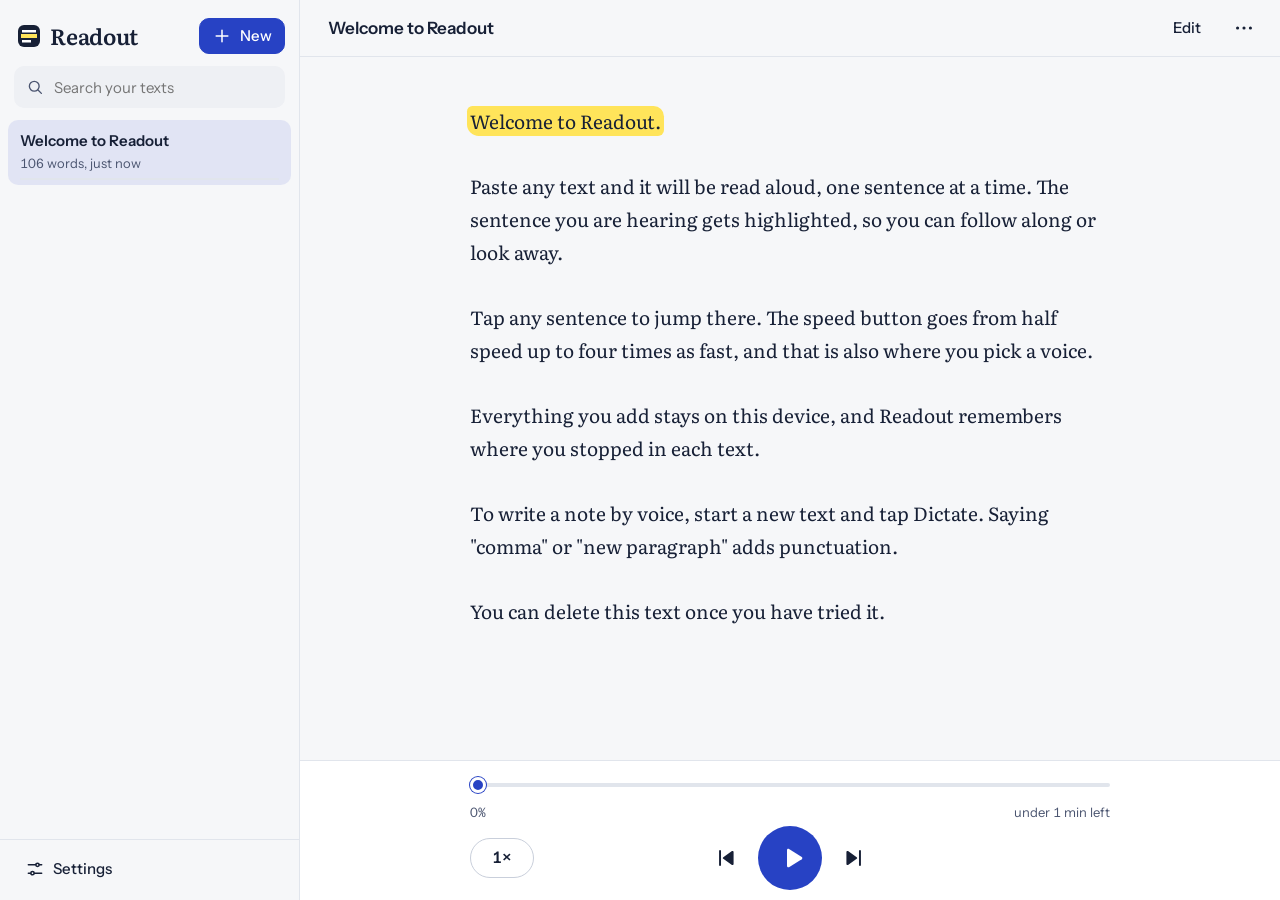
<file: index.html>
<!doctype html>
<html lang="en" data-theme="system" data-size="m">
<head>
  <meta charset="utf-8">
  <meta name="viewport" content="width=device-width, initial-scale=1, viewport-fit=cover, interactive-widget=resizes-content">
  <title>Readout</title>
  <meta name="description" content="Paste text or open a file and hear it read aloud, even with the screen off. Dictate notes by voice.">
  <meta name="theme-color" content="#F6F7F9" id="themeColor">
  <meta name="color-scheme" content="light dark">
  <link rel="manifest" href="manifest.webmanifest">
  <link rel="icon" href="icons/icon.svg" type="image/svg+xml">
  <link rel="apple-touch-icon" href="icons/apple-touch-icon.png">
  <link rel="preconnect" href="https://fonts.googleapis.com">
  <link rel="preconnect" href="https://fonts.gstatic.com" crossorigin>
  <link rel="stylesheet" href="https://fonts.googleapis.com/css2?family=Instrument+Sans:wght@400;500;600&family=Literata:wght@400;500;600&display=swap">
  <link rel="stylesheet" href="styles.css?v=5">
  <script src="core.js?v=5" defer></script>
  <script src="app.js?v=5" defer></script>
</head>
<body>
  <svg xmlns="http://www.w3.org/2000/svg" width="0" height="0" style="position:absolute" aria-hidden="true" focusable="false">
    <symbol id="i-menu" viewBox="0 0 24 24"><path d="M4 7h16M4 12h16M4 17h10"/></symbol>
    <symbol id="i-more" viewBox="0 0 24 24"><circle cx="5" cy="12" r="1.7" class="fill"/><circle cx="12" cy="12" r="1.7" class="fill"/><circle cx="19" cy="12" r="1.7" class="fill"/></symbol>
    <symbol id="i-play" viewBox="0 0 24 24"><path class="fill" d="M8 5.6v12.8c0 .8.9 1.3 1.6.9l10.2-6.4c.6-.4.6-1.3 0-1.7L9.6 4.7C8.9 4.3 8 4.8 8 5.6z"/></symbol>
    <symbol id="i-pause" viewBox="0 0 24 24"><rect class="fill" x="6.5" y="5" width="4" height="14" rx="1.2"/><rect class="fill" x="13.5" y="5" width="4" height="14" rx="1.2"/></symbol>
    <symbol id="i-prev" viewBox="0 0 24 24"><path d="M6.5 5.5v13"/><path class="fill" d="M19 6.4v11.2c0 .8-.9 1.2-1.5.8l-8-5.6c-.6-.4-.6-1.2 0-1.6l8-5.6c.6-.4 1.5 0 1.5.8z"/></symbol>
    <symbol id="i-next" viewBox="0 0 24 24"><path d="M17.5 5.5v13"/><path class="fill" d="M5 6.4v11.2c0 .8.9 1.2 1.5.8l8-5.6c.6-.4.6-1.2 0-1.6l-8-5.6C5.9 5.2 5 5.6 5 6.4z"/></symbol>
    <symbol id="i-mic" viewBox="0 0 24 24"><rect x="9" y="3" width="6" height="11" rx="3"/><path d="M5.5 11a6.5 6.5 0 0 0 13 0M12 17.5V21M8.5 21h7"/></symbol>
    <symbol id="i-stop" viewBox="0 0 24 24"><rect class="fill" x="6.5" y="6.5" width="11" height="11" rx="2"/></symbol>
    <symbol id="i-plus" viewBox="0 0 24 24"><path d="M12 5v14M5 12h14"/></symbol>
    <symbol id="i-search" viewBox="0 0 24 24"><circle cx="11" cy="11" r="6.5"/><path d="M16 16l4.5 4.5"/></symbol>
    <symbol id="i-close" viewBox="0 0 24 24"><path d="M6 6l12 12M18 6L6 18"/></symbol>
    <symbol id="i-sliders" viewBox="0 0 24 24"><path d="M4 7h9M17 7h3M4 17h3M11 17h9"/><circle cx="15" cy="7" r="2"/><circle cx="9" cy="17" r="2"/></symbol>
    <symbol id="i-copy" viewBox="0 0 24 24"><rect x="8.5" y="8.5" width="11.5" height="11.5" rx="2"/><path d="M15.5 8.5V6a2 2 0 0 0-2-2H6a2 2 0 0 0-2 2v7.5a2 2 0 0 0 2 2h2.5"/></symbol>
    <symbol id="i-share" viewBox="0 0 24 24"><path d="M12 3.5v11M7.5 8L12 3.5 16.5 8M5 12.5V18a2 2 0 0 0 2 2h10a2 2 0 0 0 2-2v-5.5"/></symbol>
    <symbol id="i-download" viewBox="0 0 24 24"><path d="M12 4v11M7.5 10.5L12 15l4.5-4.5M5 19.5h14"/></symbol>
    <symbol id="i-trash" viewBox="0 0 24 24"><path d="M4 7h16M9.5 7V5a1 1 0 0 1 1-1h3a1 1 0 0 1 1 1v2M6.5 7l.9 12a2 2 0 0 0 2 1.8h5.2a2 2 0 0 0 2-1.8l.9-12"/></symbol>
    <symbol id="i-pin" viewBox="0 0 24 24"><path d="M9 4h6l-1 5.5 3 2.5v2H7v-2l3-2.5L9 4zM12 14v6"/></symbol>
    <symbol id="i-file" viewBox="0 0 24 24"><path d="M7 3h7l5 5v11a2 2 0 0 1-2 2H7a2 2 0 0 1-2-2V5a2 2 0 0 1 2-2zM14 3v5h5"/></symbol>
    <symbol id="i-paste" viewBox="0 0 24 24"><rect x="8.5" y="3.5" width="7" height="4" rx="1"/><path d="M8.5 5.5H7a2 2 0 0 0-2 2V19a2 2 0 0 0 2 2h10a2 2 0 0 0 2-2V7.5a2 2 0 0 0-2-2h-1.5"/></symbol>
    <symbol id="i-wrap" viewBox="0 0 24 24"><path d="M4 6h16M4 12h13a3 3 0 0 1 0 6h-4M15 16l-2 2 2 2M4 18h5"/></symbol>
    <symbol id="i-restart" viewBox="0 0 24 24"><path d="M4.5 12a7.5 7.5 0 1 0 2.2-5.3M4.5 4v4.5H9"/></symbol>
    <symbol id="i-locate" viewBox="0 0 24 24"><circle cx="12" cy="12" r="3.5"/><path d="M12 2.5v3M12 18.5v3M2.5 12h3M18.5 12h3"/></symbol>
    <symbol id="i-sync" viewBox="0 0 24 24"><path d="M19.5 12a7.5 7.5 0 0 1-13 5.1M4.5 12a7.5 7.5 0 0 1 13-5.1M17.5 3.5v3.6h-3.6M6.5 20.5v-3.6h3.6"/></symbol>
    <symbol id="i-voice" viewBox="0 0 24 24"><path d="M4 9.5v5h3.5L12 19V5L7.5 9.5H4zM15.5 9a4 4 0 0 1 0 6M18 6.5a7.5 7.5 0 0 1 0 11"/></symbol>
    <symbol id="i-list" viewBox="0 0 24 24"><path d="M9 6.5h11M9 12h11M9 17.5h11"/><circle class="fill" cx="4.75" cy="6.5" r="1.25"/><circle class="fill" cx="4.75" cy="12" r="1.25"/><circle class="fill" cx="4.75" cy="17.5" r="1.25"/></symbol>
    <symbol id="i-moon" viewBox="0 0 24 24"><path d="M19.5 14.5A8 8 0 0 1 9.5 4.5a8 8 0 1 0 10 10z"/></symbol>
    <symbol id="i-wave" viewBox="0 0 24 24"><path d="M4 10v4M8 7v10M12 4v16M16 8v8M20 10.5v3"/></symbol>
  </svg>

  <div class="app" id="app">
    <aside class="library" id="library" aria-label="Your texts">
      <div class="library-head">
        <span class="wordmark" aria-hidden="true"><span class="wordmark-mark"></span>Readout</span>
        <button class="btn btn-primary btn-sm" id="newBtn" type="button"><svg class="ic"><use href="#i-plus"/></svg>New</button>
      </div>
      <label class="search">
        <svg class="ic"><use href="#i-search"/></svg>
        <input id="search" type="search" placeholder="Search your texts" aria-label="Search your texts" autocomplete="off">
      </label>
      <ul class="doc-list" id="docList"></ul>
      <p class="doc-empty" id="docEmpty" hidden></p>
      <div class="library-foot">
        <button class="btn btn-quiet" id="installBtn" type="button" hidden><svg class="ic"><use href="#i-download"/></svg>Install app</button>
        <button class="btn btn-quiet" id="settingsBtn" type="button"><svg class="ic"><use href="#i-sliders"/></svg>Settings</button>
      </div>
    </aside>
    <div class="scrim" id="scrim" hidden></div>

    <main class="main" id="main">
      <header class="topbar">
        <button class="icon-btn menu-btn" id="menuBtn" type="button" aria-label="Your texts" aria-controls="library" aria-expanded="false"><svg class="ic"><use href="#i-menu"/></svg></button>
        <input class="doc-title" id="docTitle" aria-label="Title" spellcheck="false" autocomplete="off" maxlength="120">
        <button class="btn btn-quiet mode-btn" id="modeBtn" type="button">Edit</button>
        <button class="icon-btn" id="moreBtn" type="button" aria-label="More actions" aria-haspopup="dialog"><svg class="ic"><use href="#i-more"/></svg></button>
      </header>

      <section class="stage" id="stage">
        <div class="welcome" id="welcome" hidden>
          <h1 class="welcome-title">Paste anything and hear it read aloud.</h1>
          <div class="welcome-actions">
            <button class="btn btn-primary btn-lg" id="pastePlayBtn" type="button"><svg class="ic"><use href="#i-play"/></svg>Paste and play</button>
            <button class="btn btn-lg" id="welcomeOpenBtn" type="button"><svg class="ic"><use href="#i-file"/></svg>Open a PDF, photo, or file</button>
            <button class="btn btn-lg" id="welcomeNoteBtn" type="button"><svg class="ic"><use href="#i-mic"/></svg>Write or dictate a note</button>
          </div>
          <p class="welcome-note">Texts are saved in this browser on this device.</p>
        </div>
        <article class="reader" id="reader" aria-label="Text"></article>
        <div class="editor-wrap" id="editorWrap" hidden>
          <textarea class="editor" id="editor" aria-label="Text" placeholder="Paste or type here, or tap Dictate and talk." spellcheck="true" autocapitalize="sentences"></textarea>
        </div>
      </section>

      <div class="dictation" id="dictation" hidden>
        <span class="rec-dot" aria-hidden="true"></span>
        <span class="dictation-text" role="status" aria-live="polite"><span class="dictation-label" id="dictLabel">Listening</span> <span class="dictation-interim" id="dictInterim"></span></span>
        <button class="btn btn-sm" id="dictStopBtn" type="button"><svg class="ic"><use href="#i-stop"/></svg>Stop</button>
      </div>

      <footer class="dock" id="dock">
        <div class="player" id="player">
          <input class="scrub" id="scrub" type="range" min="0" max="0" value="0" step="1" aria-label="Position in text">
          <div class="player-meta"><span id="progressPct">0%</span><span class="player-status" id="playerStatus"></span><span id="timeLeft"></span></div>
          <div class="transport">
            <button class="speed-btn" id="speedBtn" type="button" aria-haspopup="dialog" aria-label="Speed, voice and sleep timer"><span id="speedLabel">1×</span></button>
            <button class="icon-btn icon-btn-lg" id="prevBtn" type="button" aria-label="Previous sentence"><svg class="ic"><use href="#i-prev"/></svg></button>
            <button class="play-btn" id="playBtn" type="button" aria-label="Play"><svg class="ic"><use href="#i-play" id="playIcon"/></svg></button>
            <button class="icon-btn icon-btn-lg" id="nextBtn" type="button" aria-label="Next sentence"><svg class="ic"><use href="#i-next"/></svg></button>
            <button class="icon-btn locate-btn" id="locateBtn" type="button" aria-label="Show the sentence being read" hidden><svg class="ic"><use href="#i-locate"/></svg></button>
          </div>
        </div>
        <div class="edit-tools" id="editTools" hidden>
          <button class="btn" id="pasteBtn" type="button"><svg class="ic"><use href="#i-paste"/></svg>Paste</button>
          <button class="btn" id="openBtn" type="button"><svg class="ic"><use href="#i-file"/></svg>Open file</button>
          <button class="btn btn-primary" id="dictateBtn" type="button" aria-pressed="false"><svg class="ic"><use href="#i-mic"/></svg>Dictate</button>
        </div>
      </footer>
    </main>
  </div>

  <!-- One element for the whole session: audio that keeps playing with the screen off. -->
  <audio id="audio" preload="auto"></audio>
  <audio id="previewAudio" preload="auto"></audio>

  <input type="file" id="fileInput" accept=".pdf,.docx,.odt,.odp,.pptx,.epub,.rtf,.html,.htm,.mhtml,.md,.markdown,.txt,.text,application/pdf,image/*,text/plain,text/markdown,text/html,application/rtf,application/epub+zip,application/vnd.openxmlformats-officedocument.wordprocessingml.document,application/vnd.openxmlformats-officedocument.presentationml.presentation,application/vnd.oasis.opendocument.text,application/vnd.oasis.opendocument.presentation" multiple hidden>
  <input type="file" id="backupInput" accept=".json,application/json" hidden>

  <dialog class="sheet" id="speedSheet" aria-labelledby="speedSheetTitle">
    <div class="sheet-head">
      <h2 class="sheet-title" id="speedSheetTitle">Speed and voice</h2>
      <button class="icon-btn" type="button" data-close aria-label="Close"><svg class="ic"><use href="#i-close"/></svg></button>
    </div>
    <div class="rate">
      <button class="icon-btn rate-step" id="slowerBtn" type="button" aria-label="Slower"><span class="rate-sign" aria-hidden="true">−</span></button>
      <output class="rate-readout" id="rateReadout" for="rateSlider">1.00×</output>
      <button class="icon-btn rate-step" id="fasterBtn" type="button" aria-label="Faster"><span class="rate-sign" aria-hidden="true">+</span></button>
    </div>
    <input class="dial" id="rateSlider" type="range" min="0.5" max="4" step="0.05" value="1" aria-label="Speed">
    <div class="dial-scale" id="dialScale" aria-hidden="true"></div>
    <div class="chips" id="rateChips" role="group" aria-label="Speed presets"></div>

    <div class="field">
      <span class="field-label" id="vmodeLabel">Voice</span>
      <div class="segmented" role="radiogroup" aria-labelledby="vmodeLabel" id="vmodeGroup">
        <label><input type="radio" name="vmode" value="natural"><span>Natural</span></label>
        <label><input type="radio" name="vmode" value="standard"><span>Standard</span></label>
        <label><input type="radio" name="vmode" value="device"><span>Device</span></label>
      </div>
    </div>
    <div class="field">
      <span class="field-label" id="accentLabel">Accent</span>
      <div class="segmented" role="radiogroup" aria-labelledby="accentLabel" id="accentGroup">
        <label><input type="radio" name="accent" value="en-US"><span>American</span></label>
        <label><input type="radio" name="accent" value="en-GB"><span>British</span></label>
      </div>
    </div>
    <div class="field">
      <label class="field-label" for="kitVoiceSelect" id="speakerLabel">Speaker</label>
      <div class="field-row">
        <select id="kitVoiceSelect" class="select" aria-labelledby="speakerLabel"></select>
        <select id="voiceSelect" class="select" aria-labelledby="speakerLabel" hidden></select>
        <button class="btn" id="previewBtn" type="button"><svg class="ic"><use href="#i-voice"/></svg>Preview</button>
      </div>
      <div class="voice-status" id="voiceStatus">
        <p class="field-hint" id="voiceHint"></p>
        <div class="bar" id="voiceBar" hidden><span id="voiceBarFill"></span></div>
        <div class="field-row" id="voiceActions">
          <button class="btn btn-primary btn-sm" id="voiceGetBtn" type="button" hidden><svg class="ic"><use href="#i-download"/></svg><span id="voiceGetLabel">Download</span></button>
          <button class="btn btn-sm" id="voiceStopBtn" type="button" hidden>Stop download</button>
          <button class="btn btn-quiet btn-sm" id="voiceRetryBtn" type="button" hidden>Check again</button>
        </div>
      </div>
    </div>
    <div class="field" id="pitchField">
      <label class="field-label" for="pitchSlider">Pitch <span class="field-value" id="pitchValue">Normal</span></label>
      <input class="dial dial-thin" id="pitchSlider" type="range" min="0.5" max="1.5" step="0.05" value="1">
    </div>

    <div class="field">
      <span class="field-label" id="sleepLabel">Sleep timer <span class="field-value" id="sleepValue">Off</span></span>
      <div class="chips chips-tight" id="sleepChips" role="group" aria-labelledby="sleepLabel">
        <button class="chip" type="button" data-sleep="0">Off</button>
        <button class="chip" type="button" data-sleep="15">15 min</button>
        <button class="chip" type="button" data-sleep="30">30 min</button>
        <button class="chip" type="button" data-sleep="45">45 min</button>
        <button class="chip" type="button" data-sleep="60">60 min</button>
        <button class="chip" type="button" data-sleep="end">End of text</button>
      </div>
    </div>
  </dialog>

  <dialog class="sheet" id="moreSheet" aria-label="More actions">
    <div class="sheet-head">
      <h2 class="sheet-title" id="moreTitle">This text</h2>
      <button class="icon-btn" type="button" data-close aria-label="Close"><svg class="ic"><use href="#i-close"/></svg></button>
    </div>
    <div class="menu">
      <button class="menu-item" type="button" data-act="chapters"><svg class="ic"><use href="#i-list"/></svg>Headings and chapters</button>
      <button class="menu-item" type="button" data-act="copy"><svg class="ic"><use href="#i-copy"/></svg>Copy text</button>
      <button class="menu-item" type="button" data-act="share"><svg class="ic"><use href="#i-share"/></svg>Share</button>
      <button class="menu-item" type="button" data-act="txt"><svg class="ic"><use href="#i-download"/></svg>Download as .txt</button>
      <button class="menu-item" type="button" data-act="md"><svg class="ic"><use href="#i-download"/></svg>Download as .md</button>
      <button class="menu-item" type="button" data-act="audio"><svg class="ic"><use href="#i-wave"/></svg>Save audio</button>
      <button class="menu-item" type="button" data-act="reflow"><svg class="ic"><use href="#i-wrap"/></svg>Clean up line breaks</button>
      <button class="menu-item" type="button" data-act="restart"><svg class="ic"><use href="#i-restart"/></svg>Start over from the top</button>
      <button class="menu-item" type="button" data-act="pin"><svg class="ic"><use href="#i-pin"/></svg><span id="pinLabel">Pin to top</span></button>
      <button class="menu-item menu-item-danger" type="button" data-act="delete"><svg class="ic"><use href="#i-trash"/></svg>Delete</button>
    </div>
  </dialog>

  <dialog class="sheet" id="chaptersSheet" aria-labelledby="chaptersTitle">
    <div class="sheet-head">
      <h2 class="sheet-title" id="chaptersTitle">Headings and chapters</h2>
      <button class="icon-btn" type="button" data-close aria-label="Close"><svg class="ic"><use href="#i-close"/></svg></button>
    </div>
    <div class="menu toc" id="chaptersList"></div>
    <p class="group-desc" id="chaptersEmpty" hidden>This text has no headings to jump to.</p>
  </dialog>

  <dialog class="sheet sheet-tall" id="settingsSheet" aria-labelledby="settingsTitle">
    <div class="sheet-head">
      <h2 class="sheet-title" id="settingsTitle">Settings</h2>
      <button class="icon-btn" type="button" data-close aria-label="Close"><svg class="ic"><use href="#i-close"/></svg></button>
    </div>

    <section class="settings-group">
      <h3 class="group-title">Look</h3>
      <div class="field">
        <span class="field-label" id="themeLabel">Theme</span>
        <div class="segmented" role="radiogroup" aria-labelledby="themeLabel" id="themeGroup">
          <label><input type="radio" name="theme" value="system"><span>System</span></label>
          <label><input type="radio" name="theme" value="light"><span>Light</span></label>
          <label><input type="radio" name="theme" value="dark"><span>Dark</span></label>
        </div>
      </div>
      <div class="field">
        <span class="field-label" id="sizeLabel">Text size</span>
        <div class="segmented" role="radiogroup" aria-labelledby="sizeLabel" id="sizeGroup">
          <label><input type="radio" name="size" value="s"><span class="sz sz-s">A</span></label>
          <label><input type="radio" name="size" value="m"><span class="sz sz-m">A</span></label>
          <label><input type="radio" name="size" value="l"><span class="sz sz-l">A</span></label>
          <label><input type="radio" name="size" value="xl"><span class="sz sz-xl">A</span></label>
        </div>
      </div>
    </section>

    <section class="settings-group">
      <h3 class="group-title">Listening</h3>
      <label class="toggle"><span><span class="toggle-title">Follow along</span><span class="toggle-desc">Scroll to the sentence being read.</span></span><input type="checkbox" id="followToggle"><span class="switch" aria-hidden="true"></span></label>
      <label class="toggle"><span><span class="toggle-title">Play next text automatically</span><span class="toggle-desc">When a text ends, go on to the next one in your list.</span></span><input type="checkbox" id="autoNextToggle"><span class="switch" aria-hidden="true"></span></label>
      <label class="toggle"><span><span class="toggle-title">Skip citations</span><span class="toggle-desc">Leave out references like “(Lee et al., 2020)” and “[3]”.</span></span><input type="checkbox" id="citeToggle"><span class="switch" aria-hidden="true"></span></label>
      <label class="toggle"><span><span class="toggle-title">Keep the screen on while reading</span><span class="toggle-desc">For the device voice, which stops when the screen turns off. The natural and standard voices keep reading with the screen off.</span></span><input type="checkbox" id="awakeToggle"><span class="switch" aria-hidden="true"></span></label>
    </section>

    <section class="settings-group">
      <h3 class="group-title">Opening files</h3>
      <label class="toggle"><span><span class="toggle-title">Include footnotes and margin notes</span><span class="toggle-desc">Running heads and page numbers are always left out. Applies to files you open from now on.</span></span><input type="checkbox" id="notesToggle"><span class="switch" aria-hidden="true"></span></label>
    </section>

    <section class="settings-group">
      <h3 class="group-title">Voices on this device</h3>
      <p class="group-desc" id="voicesDesc">Natural and standard voices are downloaded once and kept on this device.</p>
      <ul class="voice-list" id="voiceList"></ul>
    </section>

    <section class="settings-group">
      <h3 class="group-title">Pronunciations</h3>
      <p class="group-desc">Tell Readout how to say a word. With sync on, the list is on all your devices.</p>
      <ul class="lex-list" id="lexList"></ul>
      <div class="lex-add">
        <input class="input" id="lexWord" type="text" autocomplete="off" autocapitalize="off" spellcheck="false" placeholder="Word" aria-label="Word">
        <input class="input" id="lexSay" type="text" autocomplete="off" autocapitalize="off" spellcheck="false" placeholder="Say it as" aria-label="Say it as">
        <button class="btn" id="lexAddBtn" type="button"><svg class="ic"><use href="#i-plus"/></svg>Add</button>
      </div>
      <p class="field-hint" id="lexHint">Write how it sounds, like “Kokoro” as “koh koh roh”.</p>
    </section>

    <section class="settings-group">
      <h3 class="group-title">Dictation</h3>
      <div class="field">
        <label class="field-label" for="dictLang">Language</label>
        <select id="dictLang" class="select"></select>
      </div>
      <label class="toggle"><span><span class="toggle-title">Spoken punctuation</span><span class="toggle-desc">Say “comma”, “period”, “question mark”, or “new paragraph”.</span></span><input type="checkbox" id="punctToggle"><span class="switch" aria-hidden="true"></span></label>
      <label class="toggle" id="localToggleRow" hidden><span><span class="toggle-title">Prefer on-device recognition</span><span class="toggle-desc">Keeps your voice on this device and works offline, once Chrome downloads the language pack.</span></span><input type="checkbox" id="localToggle"><span class="switch" aria-hidden="true"></span></label>
    </section>

    <section class="settings-group">
      <h3 class="group-title">Sync</h3>
      <div id="syncSetup">
        <p class="group-desc">Keep the same texts and notes on your phone and computer. Readout keeps them in a secret gist on your GitHub account.</p>
        <ol class="steps">
          <li><a id="syncTokenLink" href="https://github.com/settings/personal-access-tokens/new" target="_blank" rel="noopener">Create a GitHub token</a>. The form opens filled in: scroll down, tap <b>Generate token</b>, and copy the token.</li>
          <li>Paste it here and tap <b>Connect</b>. On your other devices, paste the <b>sync key</b> from this device instead.</li>
        </ol>
        <div class="field-row">
          <input class="input" id="syncInput" type="password" autocomplete="off" autocapitalize="off" spellcheck="false" placeholder="Token or sync key" aria-label="GitHub token or sync key">
          <button class="btn btn-primary" id="syncConnectBtn" type="button">Connect</button>
        </div>
        <p class="field-hint" id="syncSetupMsg" role="status"></p>
        <div class="sync-confirm" id="syncConfirm" hidden>
          <p class="group-desc">No Readout sync was found on this GitHub account. If sync is already on for another device, paste the sync key from that device instead.</p>
          <div class="field-row">
            <button class="btn btn-primary" id="syncCreateBtn" type="button">Start syncing from this device</button>
            <button class="btn btn-quiet" id="syncCancelBtn" type="button">Cancel</button>
          </div>
        </div>
      </div>
      <div id="syncActive" hidden>
        <p class="group-desc" id="syncStatus" role="status"></p>
        <div class="field-row">
          <button class="btn" id="syncNowBtn" type="button"><svg class="ic"><use href="#i-sync"/></svg>Sync now</button>
          <button class="btn" id="syncKeyBtn" type="button"><svg class="ic"><use href="#i-copy"/></svg>Copy sync key</button>
          <button class="btn btn-primary" id="syncFixBtn" type="button" hidden>Use a new token</button>
        </div>
        <p class="field-hint">To add another device, paste the sync key into Readout there. Keep it private: anyone with it can read and change your synced texts.</p>
        <button class="btn btn-quiet sync-off" id="syncOffBtn" type="button">Turn off sync on this device</button>
      </div>
    </section>

    <section class="settings-group">
      <h3 class="group-title">Backup</h3>
      <p class="group-desc">Your texts live in this browser. Export a backup before clearing browser data or switching phones.</p>
      <div class="field-row">
        <button class="btn" id="exportAllBtn" type="button"><svg class="ic"><use href="#i-download"/></svg>Export all texts</button>
        <button class="btn" id="importBtn" type="button"><svg class="ic"><use href="#i-file"/></svg>Import a backup</button>
      </div>
    </section>

    <p class="about" id="about"></p>
  </dialog>

  <dialog class="sheet" id="ocrSheet" aria-labelledby="ocrTitle">
    <div class="sheet-head">
      <h2 class="sheet-title" id="ocrTitle">Read the text in the pictures?</h2>
      <button class="icon-btn" type="button" data-close aria-label="Close"><svg class="ic"><use href="#i-close"/></svg></button>
    </div>
    <p class="group-desc"><span id="ocrWhat"></span>. Readout can find the words in the pictures, right on this device. The first time, that needs a one-time download of about <span id="ocrSize">7 MB</span>.</p>
    <div class="field-row">
      <button class="btn btn-primary" id="ocrYesBtn" type="button">Read the text</button>
      <button class="btn btn-quiet" type="button" data-close>Cancel</button>
    </div>
  </dialog>

  <dialog class="sheet" id="voiceSheet" aria-labelledby="voiceSheetTitle">
    <div class="sheet-head">
      <h2 class="sheet-title" id="voiceSheetTitle">Download a voice?</h2>
      <button class="icon-btn" type="button" data-close aria-label="Close"><svg class="ic"><use href="#i-close"/></svg></button>
    </div>
    <p class="group-desc" id="voiceSheetWhat"></p>
    <dl class="facts">
      <div><dt>Download</dt><dd id="voiceSheetSize"></dd></div>
      <div><dt>Connection</dt><dd id="voiceSheetNet"></dd></div>
      <div><dt>Free space</dt><dd id="voiceSheetSpace"></dd></div>
    </dl>
    <p class="field-hint" id="voiceSheetNote"></p>
    <div class="field-row">
      <button class="btn btn-primary" id="voiceSheetYes" type="button"><svg class="ic"><use href="#i-download"/></svg>Download</button>
      <button class="btn btn-quiet" type="button" data-close>Not now</button>
    </div>
  </dialog>

  <div class="toast" id="toast" hidden>
    <span class="toast-msg" id="toastMsg" role="status" aria-live="polite"></span>
    <button class="toast-action" id="toastAction" type="button" hidden></button>
  </div>
</body>
</html>
</file>
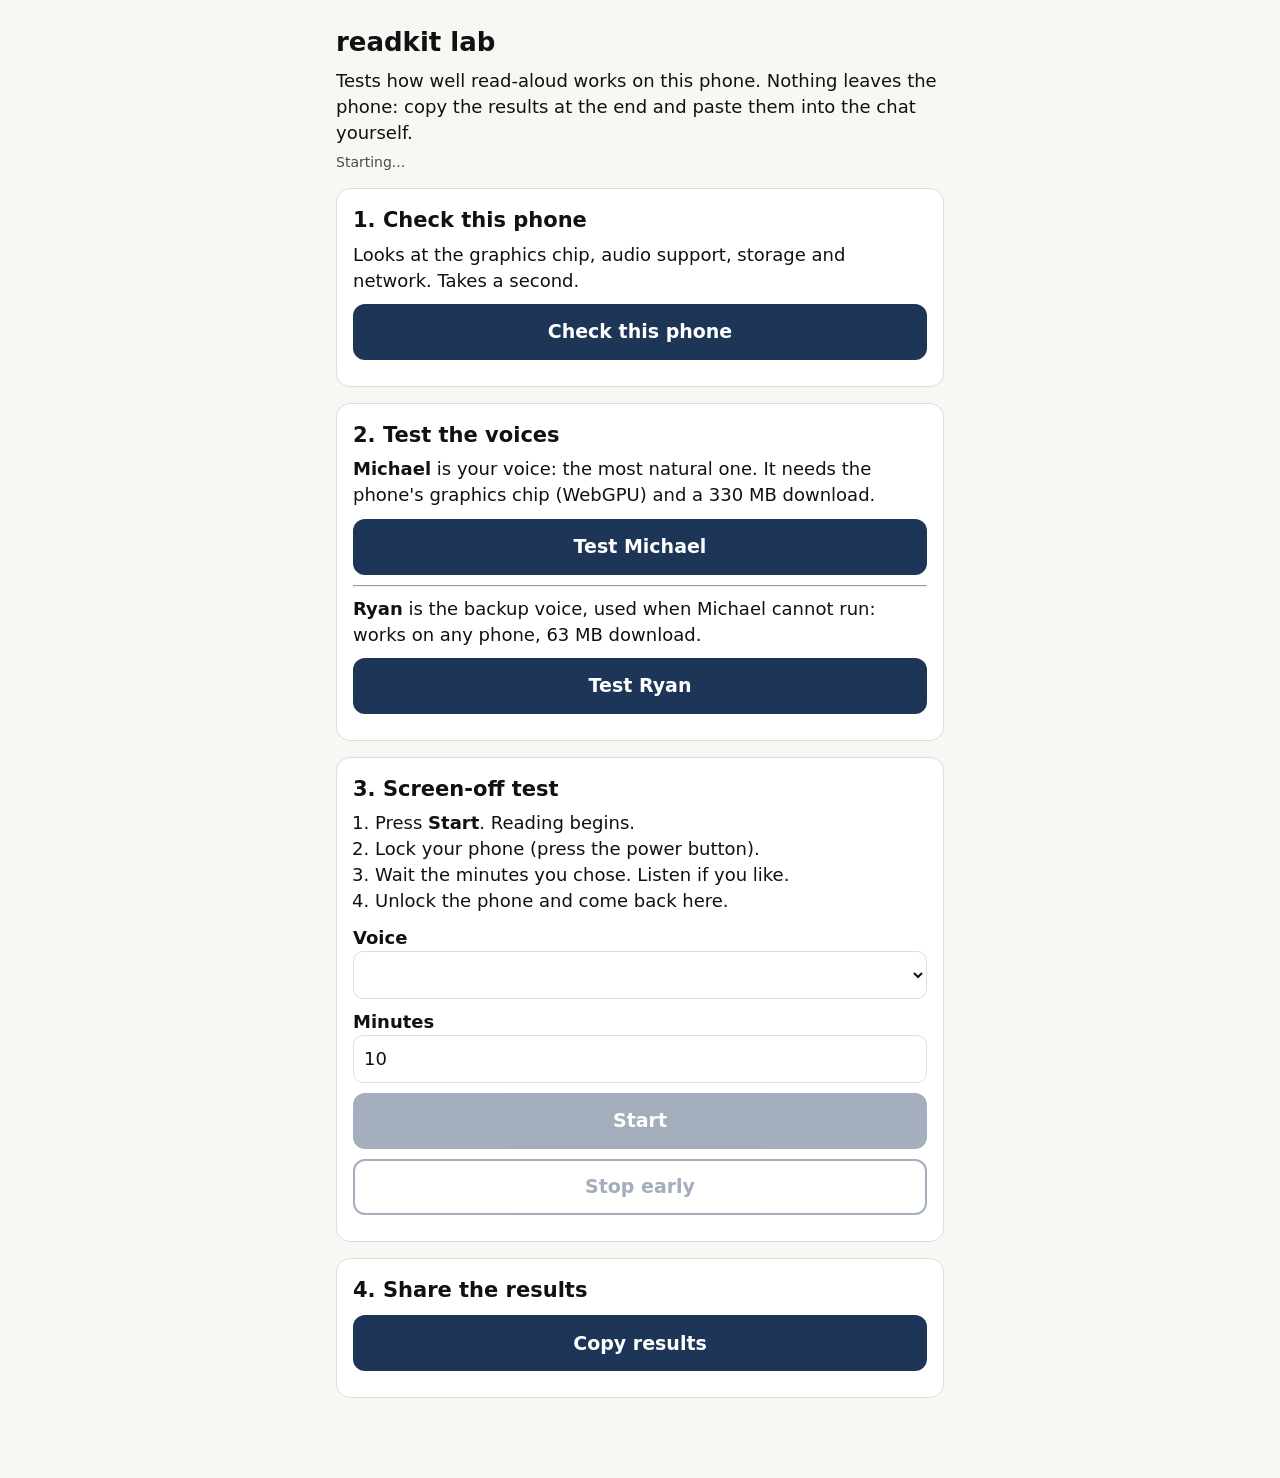
<file: readkit/lab/index.html>
<!doctype html>
<html lang="en">
<head>
<meta charset="utf-8">
<meta name="viewport" content="width=device-width, initial-scale=1, viewport-fit=cover">
<meta name="theme-color" content="#1d3557">
<title>readkit lab</title>
<link rel="icon" href="data:,">
<style>
  :root { color-scheme: light dark; --fg: #111; --bg: #f7f7f4; --card: #fff; --line: #ddd; --accent: #1d3557; --good: #1b7f3b; --bad: #b3261e; }
  @media (prefers-color-scheme: dark) { :root { --fg: #eee; --bg: #15171a; --card: #1f2226; --line: #333; --accent: #8ab4f8; --good: #6dd58c; --bad: #f28b82; } }
  * { box-sizing: border-box; }
  [hidden] { display: none !important; }
  body { margin: 0; font: 18px/1.45 system-ui, -apple-system, "Segoe UI", Roboto, sans-serif; color: var(--fg); background: var(--bg); }
  main { max-width: 640px; margin: 0 auto; padding: 16px 16px 64px; }
  h1 { font-size: 26px; margin: 8px 0 4px; }
  h2 { font-size: 21px; margin: 0 0 6px; }
  p { margin: 6px 0; }
  .card { background: var(--card); border: 1px solid var(--line); border-radius: 14px; padding: 16px; margin: 16px 0; }
  button { display: block; width: 100%; min-height: 56px; margin: 10px 0; border: 0; border-radius: 12px; font-family: inherit; font-size: 19px; font-weight: 600; line-height: 1.2; color: #fff; background: var(--accent); cursor: pointer; }
  @media (prefers-color-scheme: dark) { button { color: #111; } }
  button.secondary { background: transparent; color: var(--accent); border: 2px solid var(--accent); }
  button:disabled { opacity: 0.4; }
  .row { display: flex; gap: 10px; } .row button { flex: 1; }
  select, input { width: 100%; min-height: 48px; font: inherit; padding: 6px 10px; border-radius: 10px; border: 1px solid var(--line); background: var(--card); color: var(--fg); }
  label { display: block; margin-top: 10px; font-weight: 600; }
  progress { width: 100%; height: 18px; }
  pre { white-space: pre-wrap; word-break: break-word; font: 15px/1.4 ui-monospace, Menlo, Consolas, monospace; margin: 8px 0 0; }
  .status { font-weight: 600; }
  .good { color: var(--good); } .bad { color: var(--bad); }
  .small { font-size: 14px; opacity: 0.75; }
  textarea { width: 100%; min-height: 220px; font: 14px/1.4 ui-monospace, Menlo, Consolas, monospace; }
  ol { padding-left: 22px; margin: 6px 0; }
</style>
</head>
<body>
<main>
  <h1>readkit lab</h1>
  <p>Tests how well read-aloud works on this phone. Nothing leaves the phone: copy the results at the end and paste them into the chat yourself.</p>
  <p class="small" id="env">Starting...</p>

  <section class="card">
    <h2>1. Check this phone</h2>
    <p>Looks at the graphics chip, audio support, storage and network. Takes a second.</p>
    <button id="device-go">Check this phone</button>
    <p class="status" id="device-status"></p>
    <pre id="device-out"></pre>
  </section>

  <section class="card">
    <h2>2. Test the voices</h2>
    <p><b>Michael</b> is your voice: the most natural one. It needs the phone's graphics chip (WebGPU) and a 330 MB download.</p>
    <button id="michael-go">Test Michael</button>
    <div id="michael-ask" hidden>
      <p>Download 330 MB now? That is large: use Wi-Fi. It is stored on the phone and only downloaded once; if it stops, tap again and it carries on.</p>
      <div class="row"><button id="michael-yes">Yes, download</button><button id="michael-no" class="secondary">Not now</button></div>
    </div>
    <progress id="michael-bar" value="0" max="1" hidden></progress>
    <p class="status" id="michael-status"></p>
    <button id="michael-play" class="secondary" disabled hidden>Play sample (Michael)</button>
    <pre id="michael-out"></pre>
    <hr>
    <p><b>Ryan</b> is the backup voice, used when Michael cannot run: works on any phone, 63 MB download.</p>
    <button id="ryan-go">Test Ryan</button>
    <div id="ryan-ask" hidden>
      <p>Download 63 MB now? It is stored on the phone and only downloaded once. If it stops, tap again and it carries on.</p>
      <div class="row"><button id="ryan-yes">Yes, download</button><button id="ryan-no" class="secondary">Not now</button></div>
    </div>
    <progress id="ryan-bar" value="0" max="1" hidden></progress>
    <p class="status" id="ryan-status"></p>
    <button id="ryan-play" class="secondary" disabled hidden>Play sample (Ryan)</button>
    <pre id="ryan-out"></pre>
  </section>

  <section class="card">
    <h2>3. Screen-off test</h2>
    <ol>
      <li>Press <b>Start</b>. Reading begins.</li>
      <li>Lock your phone (press the power button).</li>
      <li>Wait the minutes you chose. Listen if you like.</li>
      <li>Unlock the phone and come back here.</li>
    </ol>
    <label for="off-voice">Voice</label>
    <select id="off-voice"></select>
    <label for="off-minutes">Minutes</label>
    <input id="off-minutes" type="number" min="1" max="120" step="1" value="10" inputmode="numeric">
    <button id="off-start" disabled>Start</button>
    <button id="off-stop" class="secondary" disabled>Stop early</button>
    <p class="status" id="off-status"></p>
    <p class="small" id="off-live" hidden></p>
    <pre id="off-out"></pre>
  </section>

  <section class="card">
    <h2>4. Share the results</h2>
    <button id="copy">Copy results</button>
    <p class="status" id="copy-status"></p>
    <textarea id="report" readonly hidden></textarea>
  </section>
  <audio id="audio"></audio>
</main>
<script type="module">
  // Cross-origin isolation without server headers: sw.js adds COOP/COEP to this page's
  // responses; the first visit registers it and reloads once so the page is controlled.
  const KEY = 'readkit-lab-coi-reload';
  async function isolate() {
    if (self.crossOriginIsolated) {
      sessionStorage.removeItem(KEY);
      return true;
    }
    if (!('serviceWorker' in navigator) || !window.isSecureContext) return false;
    try {
      await navigator.serviceWorker.register('./sw.js', { scope: './' });
      await navigator.serviceWorker.ready;
    } catch (e) {
      return false;
    }
    // Not controlled yet (first visit), or controlled only since the worker claimed this
    // already-loaded page: reload once so the page itself comes through sw.js.
    if (!sessionStorage.getItem(KEY)) {
      sessionStorage.setItem(KEY, '1');
      location.reload();
      return null;
    }
    return false; // reloaded once and still not isolated (no credentialless support): no threads
  }
  const iso = await isolate();
  if (iso !== null) {
    const lab = await import('./lab.js');
    await lab.init();
    window.labReady = true;
  }
</script>
</body>
</html>
</file>
<file: styles.css>
/* Readout. Palette: blue ink on cool paper, a yellow highlighter on the sentence being read. */

:root {
  --paper: #f6f7f9;
  --surface: #ffffff;
  --sunk: #eef0f4;
  --ink: #172036;
  --ink-2: #4b5570;
  --ink-read: #7e869b;
  --rule: #e1e5ec;
  --rule-strong: #c9cfdb;
  --pen: #2742c4;
  --pen-hover: #1f37a8;
  --pen-ink: #ffffff;
  --pen-soft: rgba(39, 66, 196, 0.1);
  --marker: #ffe45a;
  --marker-word: #ffc21f;
  --on-marker: #172036;
  --danger: #b42318;
  --rec: #d92d20;
  --shadow: 0 10px 30px rgba(23, 32, 54, 0.14), 0 2px 6px rgba(23, 32, 54, 0.08);
  --scrim: rgba(17, 22, 38, 0.38);

  --serif: "Literata", "Iowan Old Style", "Charter", "Sitka Text", Georgia, "Noto Serif", serif;
  --sans: "Instrument Sans", system-ui, -apple-system, "Segoe UI", Roboto, "Helvetica Neue", sans-serif;

  --read-size: 19px;
  --dock-h: 152px;
  color-scheme: light;
}

:root[data-theme="dark"] {
  --paper: #131a2b;
  --surface: #1b2338;
  --sunk: #10172a;
  --ink: #ebeef6;
  --ink-2: #a6aec4;
  --ink-read: #6d7690;
  --rule: #283252;
  --rule-strong: #3a4670;
  --pen: #9aadff;
  --pen-hover: #b3c2ff;
  --pen-ink: #0f1526;
  --pen-soft: rgba(154, 173, 255, 0.14);
  --marker: #e5c24a;
  --marker-word: #fff0a6;
  --on-marker: #10162a;
  --danger: #ff8a7a;
  --rec: #ff6b5b;
  --shadow: 0 12px 34px rgba(0, 0, 0, 0.45), 0 2px 8px rgba(0, 0, 0, 0.3);
  --scrim: rgba(4, 7, 16, 0.6);
  color-scheme: dark;
}

@media (prefers-color-scheme: dark) {
  :root[data-theme="system"] {
    --paper: #131a2b;
    --surface: #1b2338;
    --sunk: #10172a;
    --ink: #ebeef6;
    --ink-2: #a6aec4;
    --ink-read: #6d7690;
    --rule: #283252;
    --rule-strong: #3a4670;
    --pen: #9aadff;
    --pen-hover: #b3c2ff;
    --pen-ink: #0f1526;
    --pen-soft: rgba(154, 173, 255, 0.14);
    --marker: #e5c24a;
    --marker-word: #fff0a6;
    --on-marker: #10162a;
    --danger: #ff8a7a;
    --rec: #ff6b5b;
    --shadow: 0 12px 34px rgba(0, 0, 0, 0.45), 0 2px 8px rgba(0, 0, 0, 0.3);
    --scrim: rgba(4, 7, 16, 0.6);
    color-scheme: dark;
  }
}

:root[data-size="s"] { --read-size: 17px; }
:root[data-size="m"] { --read-size: 19px; }
:root[data-size="l"] { --read-size: 22px; }
:root[data-size="xl"] { --read-size: 26px; }

*, *::before, *::after { box-sizing: border-box; }

html, body { height: 100%; }

body {
  margin: 0;
  background: var(--paper);
  color: var(--ink);
  font-family: var(--sans);
  font-size: 15px;
  line-height: 1.45;
  -webkit-font-smoothing: antialiased;
  -webkit-tap-highlight-color: transparent;
  overflow: hidden;
}

button, input, select, textarea { font: inherit; color: inherit; }
button { cursor: pointer; }
[hidden] { display: none !important; }

:focus-visible { outline: 2.5px solid var(--pen); outline-offset: 2px; border-radius: 6px; }

.ic {
  width: 22px;
  height: 22px;
  flex: none;
  fill: none;
  stroke: currentColor;
  stroke-width: 1.8;
  stroke-linecap: round;
  stroke-linejoin: round;
}
.ic .fill, symbol .fill { fill: currentColor; stroke: none; }

/* ---------- layout ---------- */

.app {
  display: grid;
  grid-template-columns: minmax(0, 1fr);
  height: 100vh;
  height: 100dvh;
}

.main {
  display: grid;
  grid-template-columns: minmax(0, 1fr);
  grid-template-rows: auto 1fr auto auto;
  min-width: 0;
  min-height: 0;
  height: 100%;
}

.topbar {
  display: flex;
  align-items: center;
  gap: 4px;
  padding: calc(6px + env(safe-area-inset-top)) 8px 6px;
  border-bottom: 1px solid var(--rule);
  background: var(--paper);
}

.doc-title {
  flex: 1;
  width: 0;
  min-width: 0;
  height: 40px;
  border: 0;
  border-radius: 8px;
  background: transparent;
  padding: 0 8px;
  font-weight: 600;
  font-size: 17px;
  text-overflow: ellipsis;
}
.doc-title:hover { background: var(--sunk); }
.doc-title:focus { background: var(--surface); outline: 2px solid var(--pen); outline-offset: 0; }
.doc-title:disabled { background: transparent; color: var(--ink); opacity: 1; }

.stage {
  position: relative;
  overflow-y: auto;
  overscroll-behavior: contain;
  min-height: 0;
  scroll-padding: 30vh 0;
}

/* ---------- buttons ---------- */

.btn {
  display: inline-flex;
  align-items: center;
  justify-content: center;
  gap: 8px;
  height: 42px;
  padding: 0 16px;
  border: 1px solid var(--rule-strong);
  border-radius: 10px;
  background: var(--surface);
  color: var(--ink);
  font-weight: 500;
  white-space: nowrap;
  transition: background-color 0.15s, border-color 0.15s;
}
.btn:hover { background: var(--sunk); }
.btn .ic { width: 20px; height: 20px; }
.btn-sm { height: 36px; padding: 0 12px; }
.btn-lg { height: 52px; padding: 0 22px; font-size: 16px; border-radius: 12px; }
.btn-primary { background: var(--pen); border-color: var(--pen); color: var(--pen-ink); }
.btn-primary:hover { background: var(--pen-hover); border-color: var(--pen-hover); }
.btn-quiet { border-color: transparent; background: transparent; }
.btn-quiet:hover { background: var(--sunk); }
.btn[aria-pressed="true"] { background: var(--rec); border-color: var(--rec); color: #fff; }

.icon-btn {
  display: inline-grid;
  place-items: center;
  width: 44px;
  height: 44px;
  border: 0;
  border-radius: 12px;
  background: transparent;
  color: var(--ink);
}
.icon-btn:hover { background: var(--sunk); }
.icon-btn:disabled, .btn:disabled, .play-btn:disabled, .speed-btn:disabled { opacity: 0.4; cursor: default; }
.icon-btn:disabled:hover { background: transparent; }
.icon-btn-lg .ic { width: 26px; height: 26px; }

/* ---------- library ---------- */

.library {
  position: fixed;
  inset: 0 auto 0 0;
  z-index: 30;
  width: min(86vw, 340px);
  display: flex;
  flex-direction: column;
  background: var(--surface);
  border-right: 1px solid var(--rule);
  padding: calc(10px + env(safe-area-inset-top)) 0 calc(10px + env(safe-area-inset-bottom));
  transform: translateX(-102%);
  transition: transform 0.22s ease;
  visibility: hidden;
}
.library.is-open { transform: none; visibility: visible; box-shadow: var(--shadow); }

.scrim { position: fixed; inset: 0; z-index: 25; background: var(--scrim); }

.library-head {
  display: flex;
  align-items: center;
  justify-content: space-between;
  padding: 4px 14px 12px 18px;
}

.wordmark {
  display: inline-flex;
  align-items: center;
  gap: 10px;
  font-family: var(--serif);
  font-weight: 600;
  font-size: 22px;
  letter-spacing: -0.01em;
}
.wordmark-mark {
  width: 22px;
  height: 22px;
  border-radius: 6px;
  background:
    linear-gradient(var(--surface), var(--surface)) 4px 5px / 14px 2.5px no-repeat,
    linear-gradient(var(--marker), var(--marker)) 3px 9.5px / 16px 4px no-repeat,
    linear-gradient(var(--ink), var(--ink)) 5px 10.25px / 11px 2.5px no-repeat,
    linear-gradient(var(--surface), var(--surface)) 4px 15.5px / 9px 2.5px no-repeat,
    var(--ink);
}

.search {
  display: flex;
  align-items: center;
  gap: 8px;
  margin: 0 14px 8px;
  padding: 0 12px;
  height: 42px;
  border-radius: 10px;
  background: var(--sunk);
  color: var(--ink-2);
}
.search input { flex: 1; min-width: 0; border: 0; background: transparent; height: 100%; color: var(--ink); }
.search input:focus { outline: none; }
.search:focus-within { outline: 2px solid var(--pen); }
.search .ic { width: 18px; height: 18px; }

.doc-list { list-style: none; margin: 0; padding: 4px 8px; overflow-y: auto; flex: 1; }

.doc-item {
  position: relative;
  display: grid;
  gap: 2px;
  width: 100%;
  text-align: left;
  border: 0;
  border-radius: 10px;
  background: transparent;
  padding: 10px 12px 12px;
  overflow: hidden;
}
.doc-item:hover { background: var(--sunk); }
.doc-item.is-active { background: var(--pen-soft); }
.doc-item-title {
  display: flex;
  align-items: center;
  gap: 6px;
  font-weight: 600;
  font-size: 15px;
  white-space: nowrap;
  overflow: hidden;
  text-overflow: ellipsis;
}
.doc-item-title span { overflow: hidden; text-overflow: ellipsis; }
.doc-item-title .ic { width: 15px; height: 15px; color: var(--ink-2); }
.doc-item-meta { font-size: 13px; color: var(--ink-2); font-variant-numeric: tabular-nums; }
.doc-item-progress {
  position: absolute;
  left: 12px;
  right: 12px;
  bottom: 5px;
  height: 2px;
  border-radius: 2px;
  background: linear-gradient(var(--pen), var(--pen)) 0 0 / var(--p, 0%) 100% no-repeat, var(--rule);
}

.doc-empty { margin: 8px 22px; color: var(--ink-2); }

.library-foot { display: flex; flex-direction: column; gap: 2px; padding: 8px 8px 0; border-top: 1px solid var(--rule); }
.library-foot .btn { justify-content: flex-start; }

/* ---------- reading ---------- */

.reader {
  max-width: 36em;
  margin: 0 auto;
  padding: 28px 22px 40vh;
  font-family: var(--serif);
  font-size: var(--read-size);
  line-height: 1.72;
  white-space: pre-wrap;
  overflow-wrap: break-word;
  hyphens: auto;
  -webkit-hyphens: auto;
  font-variant-numeric: oldstyle-nums;
}

.chunk {
  cursor: pointer;
  border-radius: 0.28em 0.55em 0.32em 0.62em;
  -webkit-box-decoration-break: clone;
  box-decoration-break: clone;
  transition: background-color 0.18s ease, color 0.18s ease;
}
.chunk.is-read { color: var(--ink-read); }
.chunk.is-current {
  background-color: var(--marker);
  color: var(--on-marker);
  padding: 0.06em 0.14em;
  margin: 0 -0.14em;
}
@media (hover: hover) {
  .chunk:hover:not(.is-current) {
    text-decoration: underline;
    text-decoration-color: var(--rule-strong);
    text-decoration-thickness: 1.5px;
    text-underline-offset: 0.28em;
  }
}
::highlight(readout-word) { background-color: var(--marker-word); color: var(--on-marker); }

.welcome {
  max-width: 34em;
  margin: 0 auto;
  padding: 12vh 24px 40px;
}
.welcome-title {
  margin: 0 0 28px;
  font-family: var(--serif);
  font-weight: 500;
  font-size: clamp(30px, 7vw, 44px);
  line-height: 1.15;
  letter-spacing: -0.015em;
  text-wrap: balance;
}
.welcome-actions { display: flex; flex-wrap: wrap; gap: 10px; }
.welcome-note { margin: 22px 0 0; color: var(--ink-2); }

.editor-wrap { height: 100%; }
.editor {
  display: block;
  width: 100%;
  height: 100%;
  max-width: 36em;
  margin: 0 auto;
  padding: 24px 22px 32px;
  border: 0;
  resize: none;
  background: transparent;
  font-family: var(--serif);
  font-size: var(--read-size);
  line-height: 1.72;
}
.editor:focus { outline: none; }
.editor::placeholder { color: var(--ink-read); }

/* ---------- dictation bar ---------- */

.dictation {
  display: flex;
  align-items: center;
  gap: 12px;
  padding: 10px 14px;
  border-top: 1px solid var(--rule);
  background: var(--surface);
}
.rec-dot {
  width: 12px;
  height: 12px;
  flex: none;
  border-radius: 50%;
  background: var(--rec);
  animation: pulse 1.4s ease-in-out infinite;
}
@keyframes pulse { 50% { transform: scale(0.7); opacity: 0.55; } }
.dictation-text { flex: 1; min-width: 0; overflow: hidden; white-space: nowrap; text-overflow: ellipsis; }
.dictation-label { font-weight: 600; }
.dictation-interim { color: var(--ink-2); font-family: var(--serif); }

/* ---------- player dock ---------- */

.dock {
  border-top: 1px solid var(--rule);
  background: var(--surface);
  padding: 10px 14px calc(10px + env(safe-area-inset-bottom));
}

.player { max-width: 640px; margin: 0 auto; }

.scrub, .dial {
  -webkit-appearance: none;
  appearance: none;
  width: 100%;
  height: 28px;
  margin: 0;
  background: transparent;
  cursor: pointer;
  --fill: 0%;
}
.scrub::-webkit-slider-runnable-track {
  height: 4px;
  border-radius: 4px;
  background: linear-gradient(var(--pen), var(--pen)) 0 0 / var(--fill) 100% no-repeat, var(--rule);
}
.scrub::-moz-range-track { height: 4px; border-radius: 4px; background: var(--rule); }
.scrub::-moz-range-progress { height: 4px; border-radius: 4px; background: var(--pen); }
.scrub::-webkit-slider-thumb {
  -webkit-appearance: none;
  width: 16px;
  height: 16px;
  margin-top: -6px;
  border-radius: 50%;
  background: var(--pen);
  border: 3px solid var(--surface);
  box-shadow: 0 0 0 1px var(--pen);
}
.scrub::-moz-range-thumb { width: 12px; height: 12px; border-radius: 50%; background: var(--pen); border: 3px solid var(--surface); }
.scrub:disabled { cursor: default; opacity: 0.4; }

.player-meta {
  display: flex;
  justify-content: space-between;
  gap: 10px;
  margin-top: -2px;
  font-size: 13px;
  color: var(--ink-2);
  font-variant-numeric: tabular-nums;
}

.transport {
  display: grid;
  grid-template-columns: 1fr auto auto auto 1fr;
  align-items: center;
  gap: 10px;
  margin-top: 4px;
}

.speed-btn {
  justify-self: start;
  min-width: 64px;
  height: 40px;
  padding: 0 12px;
  border: 1px solid var(--rule-strong);
  border-radius: 999px;
  background: var(--surface);
  font-weight: 600;
  font-size: 16px;
  font-variant-numeric: tabular-nums;
}
.speed-btn:hover { background: var(--sunk); }

.play-btn {
  display: grid;
  place-items: center;
  width: 64px;
  height: 64px;
  border: 0;
  border-radius: 50%;
  background: var(--pen);
  color: var(--pen-ink);
  transition: transform 0.12s ease, background-color 0.15s;
}
.play-btn:hover { background: var(--pen-hover); }
.play-btn:active { transform: scale(0.95); }
.play-btn .ic { width: 30px; height: 30px; }
.play-btn.is-paused-ready .ic { margin-left: 3px; }

.locate-btn { justify-self: end; color: var(--pen); }

.edit-tools {
  display: flex;
  gap: 8px;
  max-width: 640px;
  margin: 0 auto;
}
.edit-tools .btn { flex: 1; padding: 0 10px; }

/* ---------- sheets (dialogs) ---------- */

.sheet {
  width: 100%;
  max-width: 520px;
  max-height: min(88dvh, 760px);
  margin: auto auto 0;
  padding: 8px 20px calc(20px + env(safe-area-inset-bottom));
  border: 0;
  border-radius: 20px 20px 0 0;
  background: var(--surface);
  color: var(--ink);
  box-shadow: var(--shadow);
  overflow-y: auto;
}
.sheet::backdrop { background: var(--scrim); }
.sheet[open] { animation: sheet-in 0.2s ease-out; }
@keyframes sheet-in { from { transform: translateY(24px); opacity: 0; } }

.sheet-head {
  position: sticky;
  top: -8px;
  z-index: 1;
  display: flex;
  align-items: center;
  justify-content: space-between;
  margin: 0 -8px 8px 0;
  padding-top: 8px;
  background: var(--surface);
}
.sheet-title { margin: 0; font-size: 19px; font-weight: 600; }

.rate {
  display: flex;
  align-items: center;
  justify-content: center;
  gap: 18px;
  margin: 4px 0 6px;
}
.rate-readout {
  min-width: 4.2ch;
  text-align: center;
  font-family: var(--serif);
  font-weight: 500;
  font-size: 54px;
  line-height: 1;
  letter-spacing: -0.02em;
  font-variant-numeric: lining-nums tabular-nums;
}
.rate-step { width: 52px; height: 52px; border: 1px solid var(--rule-strong); border-radius: 50%; }
.rate-sign { font-size: 26px; line-height: 1; }

.dial { height: 36px; }
.dial::-webkit-slider-runnable-track {
  height: 18px;
  border-radius: 6px;
  background:
    repeating-linear-gradient(90deg, var(--rule-strong) 0 1.5px, transparent 1.5px calc((100% - 1.5px) / 35)) 0 50% / 100% 10px no-repeat,
    var(--sunk);
}
.dial::-moz-range-track {
  height: 18px;
  border-radius: 6px;
  background:
    repeating-linear-gradient(90deg, var(--rule-strong) 0 1.5px, transparent 1.5px calc((100% - 1.5px) / 35)) 0 50% / 100% 10px no-repeat,
    var(--sunk);
}
.dial::-webkit-slider-thumb {
  -webkit-appearance: none;
  width: 6px;
  height: 30px;
  margin-top: -6px;
  border-radius: 3px;
  background: var(--pen);
  box-shadow: 0 0 0 3px var(--surface);
}
.dial::-moz-range-thumb { width: 6px; height: 30px; border: 0; border-radius: 3px; background: var(--pen); }
.dial-thin::-webkit-slider-runnable-track { height: 6px; background: var(--sunk); }
.dial-thin::-webkit-slider-thumb { height: 22px; margin-top: -8px; }
.dial-thin::-moz-range-track { height: 6px; background: var(--sunk); }

.dial-scale {
  position: relative;
  height: 18px;
  margin: 2px 0 0;
  font-size: 12px;
  color: var(--ink-2);
  font-variant-numeric: tabular-nums;
}
.dial-scale span { position: absolute; transform: translateX(-50%); white-space: nowrap; }
.dial-scale span:first-child { transform: none; }
.dial-scale span:last-child { transform: translateX(-100%); }

.chips { display: flex; flex-wrap: wrap; gap: 8px; margin: 14px 0 6px; }
.chip {
  height: 36px;
  min-width: 52px;
  padding: 0 12px;
  border: 1px solid var(--rule-strong);
  border-radius: 999px;
  background: var(--surface);
  font-weight: 500;
  font-variant-numeric: tabular-nums;
}
.chip:hover { background: var(--sunk); }
.chip[aria-pressed="true"] { background: var(--ink); border-color: var(--ink); color: var(--paper); }

.field { margin: 16px 0; }
.field-label { display: flex; justify-content: space-between; margin-bottom: 8px; font-weight: 600; }
.field-value { font-weight: 400; color: var(--ink-2); font-variant-numeric: tabular-nums; }
.field-row { display: flex; gap: 8px; flex-wrap: wrap; }
.field-row .select { flex: 1; min-width: 0; }
.field-hint { margin: 8px 0 0; font-size: 13px; color: var(--ink-2); }
.field-hint:empty { display: none; }

.select {
  height: 42px;
  padding: 0 36px 0 12px;
  border: 1px solid var(--rule-strong);
  border-radius: 10px;
  background: var(--surface) url("data:image/svg+xml,%3Csvg xmlns='http://www.w3.org/2000/svg' width='12' height='8' viewBox='0 0 12 8'%3E%3Cpath d='M1 1.5l5 5 5-5' fill='none' stroke='%23889' stroke-width='1.6' stroke-linecap='round' stroke-linejoin='round'/%3E%3C/svg%3E") no-repeat right 14px center;
  -webkit-appearance: none;
  appearance: none;
  width: 100%;
  text-overflow: ellipsis;
}

.input {
  flex: 1;
  min-width: 0;
  height: 42px;
  padding: 0 12px;
  border: 1px solid var(--rule-strong);
  border-radius: 10px;
  background: var(--surface);
  color: var(--ink);
}
.input::placeholder { color: var(--ink-read); }

.steps { margin: 0 0 12px; padding-left: 22px; color: var(--ink-2); }
.steps li { margin: 6px 0; }
.steps a { color: var(--pen); font-weight: 500; }
.sync-confirm { margin-top: 12px; padding: 12px; border-radius: 12px; background: var(--sunk); }
.sync-confirm .group-desc { margin-top: 0; color: var(--ink); }
.sync-off { margin-top: 8px; padding: 0 8px; color: var(--ink-2); }

.menu { display: grid; gap: 2px; padding-bottom: 4px; }
.menu-item {
  display: flex;
  align-items: center;
  gap: 14px;
  height: 50px;
  padding: 0 10px;
  border: 0;
  border-radius: 10px;
  background: transparent;
  text-align: left;
  font-size: 16px;
}
.menu-item:hover { background: var(--sunk); }
.menu-item .ic { color: var(--ink-2); }
.menu-item-danger, .menu-item-danger .ic { color: var(--danger); }

.settings-group { padding: 6px 0 10px; border-top: 1px solid var(--rule); }
.settings-group:first-of-type { border-top: 0; }
.group-title { margin: 10px 0 4px; font-size: 15px; font-weight: 600; color: var(--ink-2); }
.group-desc { margin: 4px 0 12px; color: var(--ink-2); overflow-wrap: break-word; }

.segmented { display: flex; padding: 3px; gap: 3px; border-radius: 12px; background: var(--sunk); }
.segmented label { flex: 1; }
.segmented input { position: absolute; opacity: 0; pointer-events: none; }
.segmented span {
  display: grid;
  place-items: center;
  height: 38px;
  border-radius: 9px;
  font-weight: 500;
  cursor: pointer;
}
.segmented input:checked + span { background: var(--surface); box-shadow: 0 1px 3px rgba(0, 0, 0, 0.12); }
.segmented input:focus-visible + span { outline: 2.5px solid var(--pen); }
.sz { font-family: var(--serif); }
.sz-s { font-size: 14px; }
.sz-m { font-size: 17px; }
.sz-l { font-size: 21px; }
.sz-xl { font-size: 25px; }

.toggle {
  display: flex;
  align-items: center;
  justify-content: space-between;
  gap: 16px;
  padding: 12px 0;
  cursor: pointer;
}
.toggle > span:first-child { display: grid; gap: 2px; }
.toggle-title { font-weight: 500; }
.toggle-desc { font-size: 13px; color: var(--ink-2); }
.toggle input { position: absolute; opacity: 0; pointer-events: none; }
.switch {
  position: relative;
  flex: none;
  width: 46px;
  height: 28px;
  border-radius: 999px;
  background: var(--rule-strong);
  transition: background-color 0.15s;
}
.switch::after {
  content: "";
  position: absolute;
  top: 3px;
  left: 3px;
  width: 22px;
  height: 22px;
  border-radius: 50%;
  background: #fff;
  box-shadow: 0 1px 3px rgba(0, 0, 0, 0.25);
  transition: transform 0.15s;
}
.toggle input:checked + .switch { background: var(--pen); }
.toggle input:checked + .switch::after { transform: translateX(18px); }
.toggle input:focus-visible + .switch { outline: 2.5px solid var(--pen); outline-offset: 2px; }

.about { margin: 16px 0 0; font-size: 13px; color: var(--ink-2); }
.about a { color: var(--pen); }

/* ---------- 2.0: voices, sleep timer, headings, pronunciations ---------- */

audio { display: none; }

.player-status {
  flex: 1;
  min-width: 0;
  overflow: hidden;
  white-space: nowrap;
  text-overflow: ellipsis;
  text-align: center;
}

.chips-tight { margin: 4px 0 0; gap: 6px; }
.chips-tight .chip { min-width: 0; padding: 0 11px; }

.voice-status { margin-top: 8px; }
.voice-status .field-row { margin-top: 8px; }
.voice-status .field-row:not(:has(:not([hidden]))) { display: none; }
.bar {
  height: 6px;
  margin-top: 8px;
  border-radius: 6px;
  background: var(--sunk);
  overflow: hidden;
}
.bar span { display: block; height: 100%; width: 0; background: var(--pen); transition: width 0.3s; }

.facts { display: grid; gap: 6px; margin: 4px 0 8px; }
.facts div { display: flex; justify-content: space-between; gap: 12px; }
.facts dt { color: var(--ink-2); }
.facts dd { margin: 0; font-weight: 500; text-align: right; font-variant-numeric: tabular-nums; }
#voiceSheet .field-row { margin-top: 14px; }

.toc .menu-item { height: auto; min-height: 46px; padding: 10px; line-height: 1.3; }
.toc .menu-item[data-level="2"] { padding-left: 26px; }
.toc .menu-item[data-level="3"], .toc .menu-item[data-level="4"], .toc .menu-item[data-level="5"], .toc .menu-item[data-level="6"] { padding-left: 42px; font-size: 15px; }
.toc .menu-item.is-here { background: var(--pen-soft); }

.voice-list, .lex-list { list-style: none; margin: 0 0 8px; padding: 0; }
.voice-list li, .lex-list li {
  display: flex;
  align-items: center;
  gap: 10px;
  min-height: 46px;
  padding: 4px 0;
  border-bottom: 1px solid var(--rule);
}
.voice-list li:last-child, .lex-list li:last-child { border-bottom: 0; }
.voice-list .vl-name, .lex-list .lx-text { flex: 1; min-width: 0; overflow-wrap: anywhere; }
.voice-list .vl-meta { display: block; font-size: 13px; color: var(--ink-2); }
.lex-list .lx-arrow { color: var(--ink-2); padding: 0 4px; }
.lex-list .icon-btn { flex: none; width: 40px; height: 40px; }
.voice-list .empty, .lex-list .empty { color: var(--ink-2); border-bottom: 0; }
.lex-add { display: flex; flex-wrap: wrap; gap: 8px; }
.lex-add .input { flex: 1 1 120px; }

/* ---------- toast ---------- */

.toast {
  position: fixed;
  left: 50%;
  bottom: calc(var(--dock-h) + 12px + env(safe-area-inset-bottom));
  z-index: 40;
  display: flex;
  align-items: center;
  gap: 14px;
  width: max-content;
  max-width: min(92vw, 520px);
  padding: 12px 14px 12px 18px;
  border-radius: 12px;
  background: var(--ink);
  color: var(--paper);
  box-shadow: var(--shadow);
  transform: translateX(-50%);
  animation: toast-in 0.18s ease-out;
}
@keyframes toast-in { from { transform: translate(-50%, 10px); opacity: 0; } }
.toast-msg { min-width: 0; overflow-wrap: anywhere; }
.toast-action {
  flex: none;
  border: 0;
  background: transparent;
  color: var(--marker);
  font-weight: 600;
  padding: 6px 4px;
}

/* ---------- desktop ---------- */

@media (min-width: 960px) {
  .app { grid-template-columns: 300px minmax(0, 1fr); }
  .library {
    position: static;
    width: auto;
    transform: none;
    visibility: visible;
    box-shadow: none;
    padding-top: 14px;
    background: var(--paper);
  }
  .menu-btn, .scrim { display: none !important; }
  .topbar { padding-left: 20px; padding-right: 14px; }
  .reader { padding-top: 48px; }
  .sheet {
    margin: auto;
    border-radius: 18px;
    padding-bottom: 20px;
  }
  .toast { bottom: calc(var(--dock-h) + 16px); }
}

@media (min-width: 1400px) {
  .app { grid-template-columns: 340px minmax(0, 1fr); }
}

@media (prefers-reduced-motion: reduce) {
  *, *::before, *::after { animation: none !important; transition: none !important; }
}
</file>
